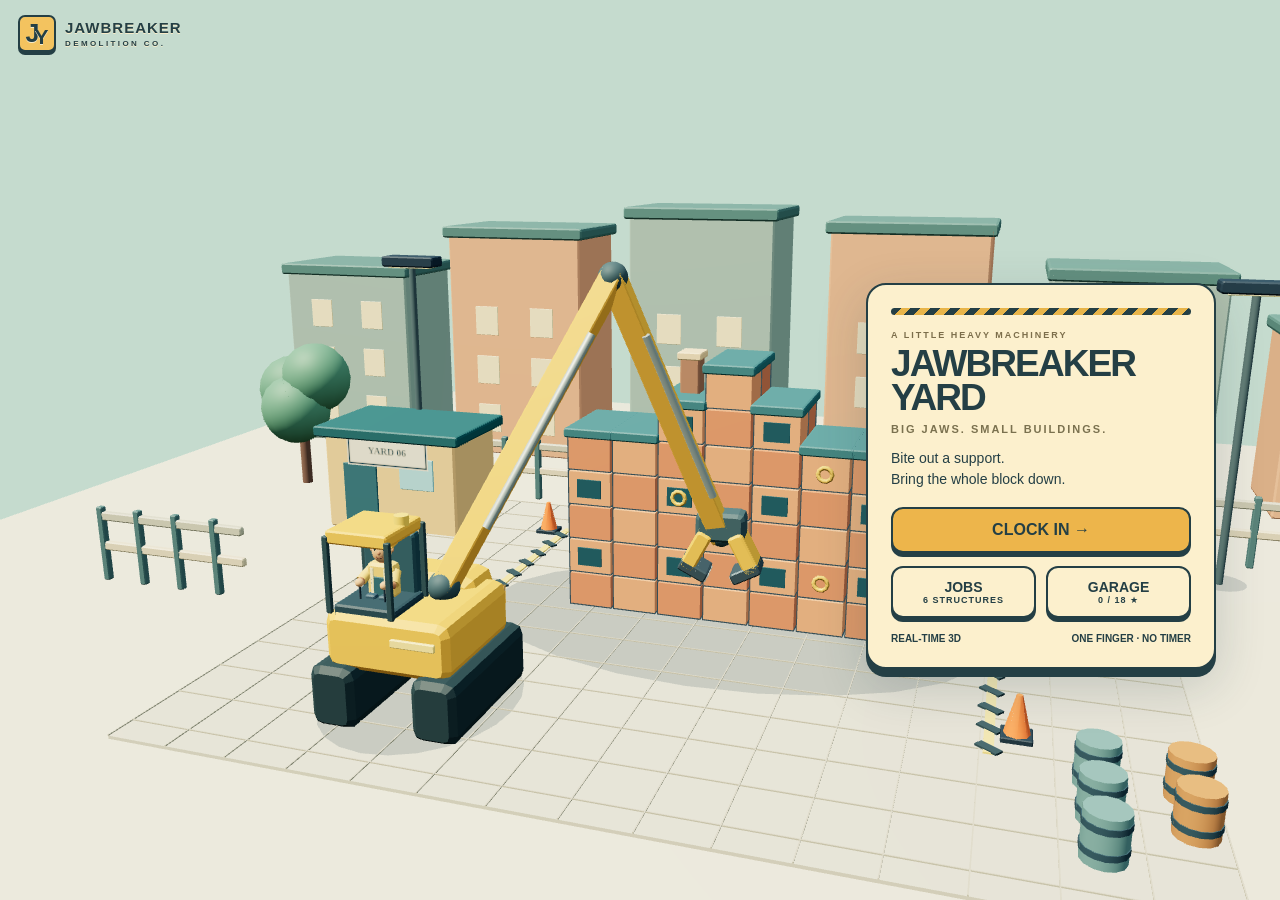
<file: index-source.html>
<!doctype html>
<html lang="en"><head><meta charset="utf-8"><meta name="viewport" content="width=device-width,initial-scale=1,viewport-fit=cover"><meta name="theme-color" content="#263f46"><meta property="og:title" content="Jawbreaker Yard"><meta property="og:image" content="cover.jpg"><meta name="description" content="Aim a hydraulic jaw. Bite out the supports. Bring the whole block down."><title>Jawbreaker Yard · 3D Demolition</title><link rel="icon" href="icon.svg"><link rel="stylesheet" href="style.css"></head>
<body><div id="game"><canvas id="world" aria-label="3D demolition yard. Drag to aim the hydraulic jaws and hold to bite." tabindex="0"></canvas>
<header><a id="brand" href="#" aria-label="Jawbreaker Yard home"><span class="brand-icon">J<span>Y</span></span><span>JAWBREAKER<small>DEMOLITION CO.</small></span></a><button id="pause" aria-label="Pause game">Ⅱ</button></header>
<section id="hud" hidden><div><small id="job-tag"></small><h2 id="job-title"></h2></div><div class="progress-label"><strong id="percent">0<span>%</span></strong><div><b id="bites">0 BITES</b><small id="par"></small></div></div><div class="track"><i id="progress"></i></div><div id="bolts" aria-label="Recovered salvage bolts">○ ○ ○</div><small id="record"></small></section>
<output id="pop" aria-live="polite"></output>
<section id="controls" hidden><div class="tip" id="tip">Bite low. Watch it go.</div><div class="control-row"><button id="support" aria-label="Aim at a low support">⌖<small>SUPPORT</small></button><button id="crunch"><span class="teeth">▾ ▾ ▾</span><strong>HOLD TO BITE</strong><span class="teeth bottom">▴ ▴ ▴</span></button></div><p>Drag to aim · Tap or hold to bite</p></section>
<main id="panel"></main><div id="error" hidden><h1>3D needs WebGL</h1><p>Enable hardware acceleration or try a modern browser.</p><button onclick="location.reload()">Try again</button></div>
</div><script src="vendor/three.min.js"></script><script type="module" src="app.mjs"></script></body></html>
</file>
<file: style.css>
#game{position:fixed;left:0;top:0;width:var(--game-width,100vw);height:var(--game-height,100dvh);transform:translateZ(0);overflow:hidden}
#record{display:block;font-size:8px;letter-spacing:1px;margin-top:4px}#crunch{position:relative}#crunch:after{content:'';position:absolute;bottom:0;left:0;height:5px;background:#243f45;opacity:.35;width:var(--bite,0%)}
[data-night="true"] #brand,[data-night="true"] #hud{color:#ffedc4;text-shadow:0 1px #243f45}[data-night="true"] .brand-icon{color:#243f45;text-shadow:none}
:root{font-family:'Trebuchet MS',Arial,sans-serif;color:#243f45;background:#c5dbce;font-synthesis:none;--ink:#243f45;--paper:#fcf0cd;--gold:#edb54b;--safe-top:env(safe-area-inset-top,0px);--safe-bottom:env(safe-area-inset-bottom,0px)}*{box-sizing:border-box}html,body{margin:0;width:100%;height:100%;overflow:hidden;overscroll-behavior:none}body{touch-action:none}button,a{-webkit-tap-highlight-color:transparent}button{font:800 14px 'Trebuchet MS',Arial,sans-serif;min-height:46px;cursor:pointer;border:2px solid var(--ink);border-radius:12px;color:var(--ink);background:var(--paper);padding:11px 17px;box-shadow:0 4px 0 #243f45;touch-action:manipulation}button:active{transform:translateY(3px);box-shadow:0 1px 0 #243f45}button:focus-visible,a:focus-visible{outline:4px solid #fff;outline-offset:3px}button:disabled{opacity:.48;cursor:default;box-shadow:none}button.primary{background:var(--gold)}button.secondary{background:#d4e1cb}button.icon{min-width:46px;padding:9px}button small{display:block;font-size:9px;letter-spacing:1px}h1,h2,p{margin:0}h1,h2{font-weight:900}small{font-size:10px;letter-spacing:1.8px;font-weight:800}#world{position:fixed;inset:0;width:100%;height:100%;display:block;touch-action:none;outline:none}header{position:fixed;top:calc(var(--safe-top) + 15px);left:18px;right:18px;display:flex;justify-content:space-between;align-items:center;pointer-events:none;z-index:4}header>*{pointer-events:auto}#brand{display:flex;gap:9px;text-decoration:none;color:var(--ink);align-items:center;font-weight:900;letter-spacing:1px;font-size:13px;text-shadow:0 1px #f9ecc9}#brand small{display:block;font-size:8px;letter-spacing:2.4px;margin-top:3px}.brand-icon{border:2px solid var(--ink);border-radius:7px;background:#f3c35f;box-shadow:0 3px var(--ink);width:38px;height:37px;display:flex;align-items:center;justify-content:center;letter-spacing:-5px;padding-right:5px;font-size:25px}.brand-icon span{font-size:21px;transform:translateY(3px)}#pause{width:46px;padding:7px;background:#fbf1d5;font-size:21px;border-radius:50%}#hud{position:fixed;top:calc(var(--safe-top) + 77px);left:20px;width:220px;pointer-events:none}#hud h2{font-size:17px;letter-spacing:-.5px;line-height:1.3;margin-top:4px;text-shadow:0 1px #f8edd2}#job-tag{font-size:8px}.progress-label{display:flex;gap:12px;align-items:center;margin-top:10px}#percent{font-size:44px;letter-spacing:-3px;line-height:1}#percent span{font-size:20px;letter-spacing:-1px}.progress-label b{display:block;font-size:12px}.progress-label small{display:block;font-size:8px;margin-top:4px;letter-spacing:1px}.track{height:7px;background:#56676355;border:1px solid #243f4566;border-radius:5px;width:170px;overflow:hidden;margin-top:7px}.track i{display:block;height:100%;background:#e6a936;width:0;transition:width .35s}#bolts{font-size:20px;font-weight:900;color:#806025;letter-spacing:6px;margin-top:7px}#controls{position:fixed;bottom:calc(var(--safe-bottom) + 15px);left:16px;right:16px;text-align:center;pointer-events:none}#controls button{pointer-events:auto}.tip{display:inline-block;padding:7px 15px;border-radius:20px;background:#fcf0cdd9;font-size:12px;font-weight:800;margin-bottom:10px;box-shadow:0 2px 0 #243f4520}.control-row{display:flex;gap:10px;justify-content:center;align-items:stretch}#support{width:67px;font-size:22px;padding:6px}#support small{font-size:7px;letter-spacing:.5px;margin-top:2px}#crunch{background:var(--gold);width:235px;padding:0 12px;height:65px;display:flex;flex-direction:column;align-items:center;justify-content:center;overflow:hidden}#crunch strong{font-size:16px;letter-spacing:1px}.teeth{letter-spacing:12px;font-size:17px;line-height:17px;opacity:.5;margin-left:10px}#crunch.engaged{background:#e38d35;transform:translateY(3px);box-shadow:0 1px var(--ink)}#controls p{font-size:10px;margin-top:12px;color:#243f45;font-weight:800;text-shadow:0 1px #fdf0cb}#pop{position:fixed;left:50%;top:41%;transform:translate(-50%,0) rotate(-5deg);font-size:27px;font-weight:900;pointer-events:none;color:#fff4cf;white-space:nowrap;-webkit-text-stroke:1px #243f45;text-shadow:3px 4px #243f45;opacity:0;transition:opacity .15s,translate .2s}#pop.show{opacity:1;translate:0 -10px}#panel{position:fixed;inset:0;pointer-events:none;display:flex;align-items:flex-end;justify-content:center;padding:calc(var(--safe-top) + 76px) 18px calc(var(--safe-bottom) + 24px);z-index:5}#panel:empty{display:none}.sheet{pointer-events:auto;width:min(100%,420px);border:2px solid var(--ink);border-radius:20px;background:var(--paper);box-shadow:0 8px 0 #243f45,0 16px 50px #243f4533;padding:23px;max-height:100%;overflow:auto;touch-action:pan-y;overscroll-behavior:contain;position:relative}.sheet:before{content:'';display:block;height:7px;background:repeating-linear-gradient(-45deg,#243f45 0 7px,#e8b54a 7px 14px);border-radius:4px;margin-bottom:15px}.cover h1{font-size:37px;line-height:.91;letter-spacing:-1.9px}.cover .sub{font-size:11px;letter-spacing:2px;font-weight:900;margin-top:8px;color:#7a714f}.lead{font-size:14px;line-height:1.5;margin:13px 0 17px;max-width:300px}.sheet .primary{width:100%;font-size:16px}.sheet .row{display:flex;gap:10px;margin-top:13px}.sheet .row>*{flex:1}.meta{display:flex;justify-content:space-between;font-size:10px;margin-top:15px;font-weight:800}.sheet h2{font-size:27px;letter-spacing:-1px}.sheet .eyebrow{display:block;font-size:9px;letter-spacing:2px;margin-bottom:7px;color:#7c6e4b}.stars{color:#d89231;font-size:44px;letter-spacing:8px;text-shadow:2px 2px #243f45;margin:8px 0}.stats{display:grid;grid-template-columns:1fr 1fr 1fr;gap:8px;margin:12px 0}.stats div{border:1px solid #c9bf98;border-radius:10px;padding:10px 4px;text-align:center}.stats b{display:block;font-size:22px}.stats small{font-size:8px;letter-spacing:1px}.unlocked{font-size:12px;background:#d4e1cb;padding:9px;border-radius:8px;margin-bottom:12px;line-height:1.5}.jobs{display:grid;grid-template-columns:1fr 1fr;gap:10px;margin-top:17px}.jobs button{padding:10px 7px;min-height:72px;text-align:left}.jobs b{display:block;font-size:12px}.jobs span{display:block;font-size:14px;margin-top:6px;color:#9a6e24}.options{display:flex;flex-wrap:wrap;gap:9px;margin:15px 0}.options button{flex:1;font-size:11px;white-space:nowrap;padding:9px}.paint-grid{display:flex;gap:8px;margin:12px 0}.paint-grid button{flex:1;font-size:11px;padding:10px 6px}.paint-grid .on{background:#eab54c}.fine{font-size:10px;line-height:1.6;color:#69705e;margin-top:12px}.social{font-size:11px;line-height:1.6;border-top:1px solid #c4ba95;padding-top:10px;margin-top:15px}.back{width:100%;margin-top:15px}.veil{background:#243f4555;align-items:center!important}.nudge{color:#728064}#error{position:fixed;inset:0;z-index:30;background:var(--paper);padding:20vh 25px;text-align:center}#error p{margin:20px 0}[hidden]{display:none!important}
@media (min-width:700px) and (min-height:550px){#panel{justify-content:flex-end;align-items:center;padding-right:5vw}.cover{width:350px}#hud{left:28px;top:100px}#controls{left:auto;right:28px;width:345px}#brand{font-size:15px}}
@media (max-height:650px) and (orientation:portrait){header{top:calc(var(--safe-top) + 10px);left:13px;right:13px}#hud{top:68px;left:15px}#hud h2{font-size:15px}.progress-label{margin-top:5px}#percent{font-size:34px}.track{width:140px}#bolts{font-size:16px;margin-top:4px}#controls{bottom:calc(var(--safe-bottom) + 9px)}#crunch{height:56px}#controls p{font-size:9px;margin-top:9px}.tip{margin-bottom:6px;padding:5px 12px}#panel{padding:70px 14px 18px}.sheet{padding:16px}.cover h1{font-size:30px}.lead{font-size:12px;margin:9px 0 12px}.sheet:before{margin-bottom:11px}.sheet h2{font-size:24px}.stars{font-size:34px;margin:4px 0}.stats{margin:7px 0}.stats div{padding:6px}.stats b{font-size:18px}}
@media (orientation:landscape) and (max-height:550px){header{top:8px;left:12px;right:12px}#brand{font-size:11px}#brand small{font-size:7px}.brand-icon{width:31px;height:31px;font-size:21px}#hud{top:56px;left:14px;width:180px}#hud h2{font-size:14px}.progress-label{margin-top:3px}#percent{font-size:31px}#bolts{font-size:15px}.track{width:135px}#controls{left:auto;right:12px;bottom:10px;width:260px}#crunch{width:185px;height:55px;font-size:13px}#crunch strong{font-size:13px}#support{width:60px}.tip{padding:4px 12px;margin-bottom:6px;font-size:10px}#controls p{font-size:8px;margin-top:8px}#panel{align-items:center;justify-content:flex-end;padding:12px 72px 12px 12px}.sheet{max-width:335px;padding:13px}.sheet:before{margin-bottom:9px}.cover h1{font-size:28px}.lead{font-size:11px;margin:8px 0 10px}.sheet h2{font-size:22px}.sheet .eyebrow{font-size:8px}.stars{font-size:29px;margin:3px 0}.stats{margin:6px 0}.stats div{padding:4px}.stats b{font-size:18px}.sheet .row{margin-top:10px}.meta{margin-top:10px}.veil .sheet{width:440px;max-width:440px}.jobs{grid-template-columns:repeat(3,1fr);gap:7px;margin-top:10px}.jobs button{min-height:59px;padding:6px}.options{margin:10px 0}.fine{margin-top:5px}.sheet .back{margin-top:10px}}
@media (prefers-reduced-motion:reduce){*{transition:none!important}}
@media (orientation:landscape) and (max-height:550px){
  #panel .receipt{display:grid;grid-template-columns:1fr 1fr;column-gap:13px;max-width:410px;width:410px;align-content:center}
  .receipt:before{grid-column:1/-1;margin-bottom:8px}.receipt .eyebrow{grid-column:1;margin-bottom:3px;font-size:8px}.receipt h2{grid-column:1;font-size:21px;line-height:1.05}.receipt .stars{grid-column:1;font-size:28px;letter-spacing:4px;margin:4px 0}
  .receipt .stats{grid-column:2;grid-row:2/5;grid-template-columns:1fr;gap:3px;margin:0}.receipt .stats div{display:flex;align-items:center;justify-content:space-between;padding:3px 7px}.receipt .stats b{font-size:17px}.receipt .stats small{font-size:7px;letter-spacing:.6px}
  .receipt .unlocked{grid-column:1/-1;font-size:10px;line-height:1.3;padding:6px;margin:5px 0 8px}.receipt>.primary{grid-column:1/-1}.receipt>.row{grid-column:1/-1;margin-top:9px}
}
</file>
